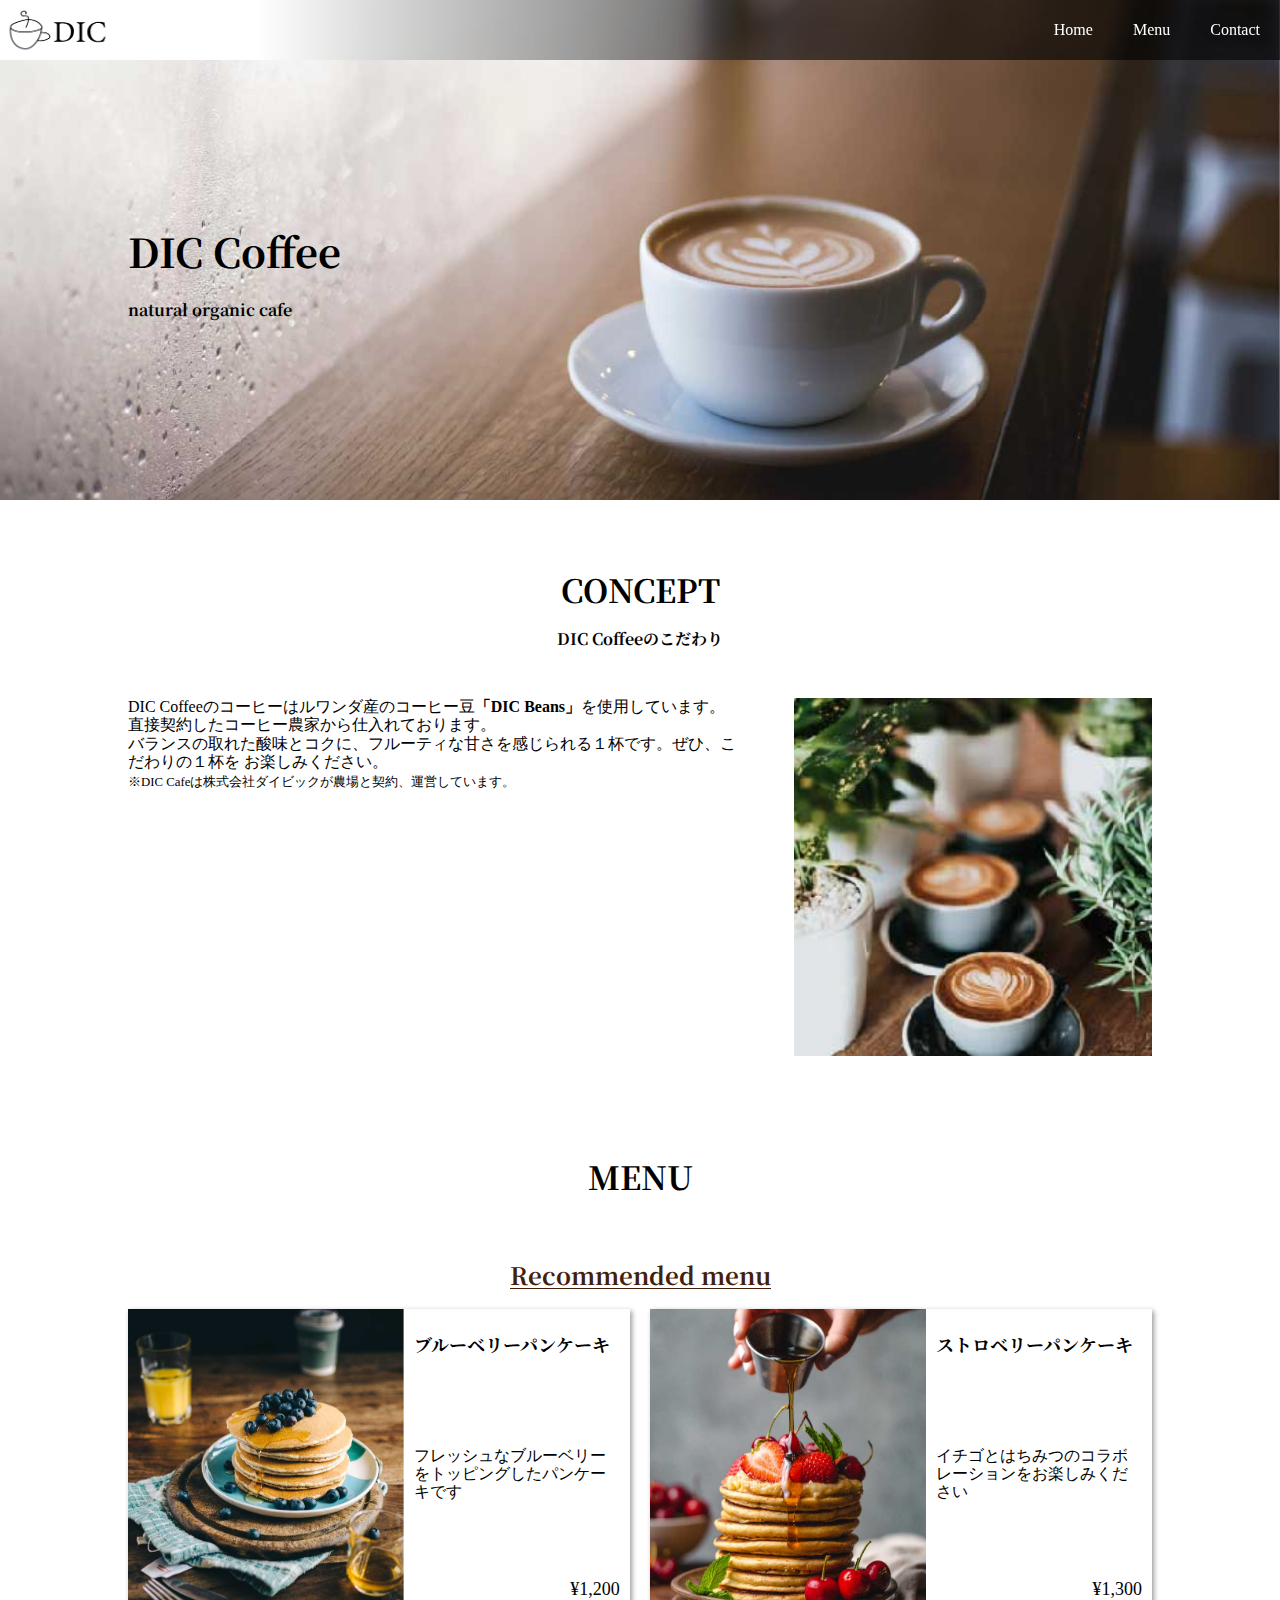
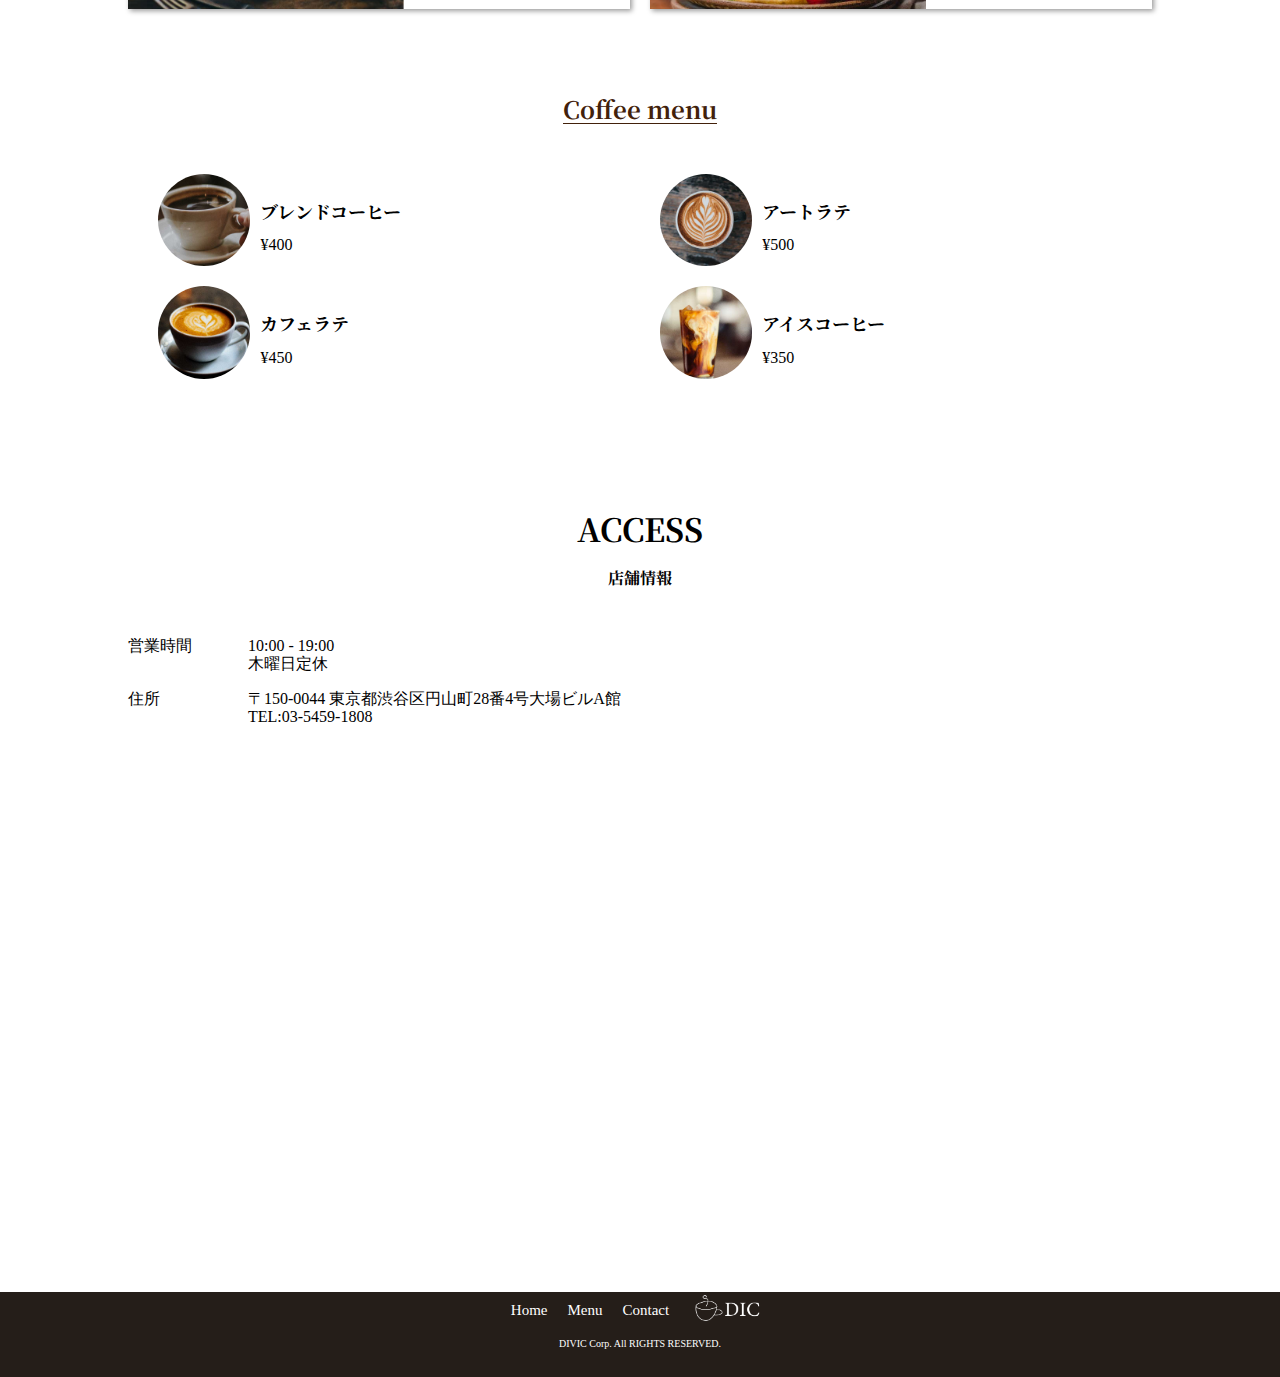
<file: index.html>
<!DOCTYPE html>
<html lang="ja">

  <head>
    <meta charset="utf-8">
    <title>DIC cafe</title>
    <link href="css/normalize.css" rel="stylesheet">
    <link href="css/main.css" rel="stylesheet">
    <link href="https://fonts.googleapis.com/css2?family=Noto+Serif+JP:wght@400;700&display=swap" rel="stylesheet">
  </head>

  <body>
    <header>
      <nav class="header_nav">
        <a href="index.html" class="logo"><img src="images/sample_logo_k.png"></a>
        <ul class="global_nav">
          <a href="index.html" class="global_nav_item">
            <li>Home</li>
          </a>
          <a href="#menu" class="global_nav_item">
            <li>Menu</li>
          </a>
          <a href="contact.html" class="global_nav_item">
            <li>Contact</li>
          </a>
        </ul>
      </nav>
      <div class="key section_inner">
        <h1>DIC Coffee</h1>
        <p>natural organic cafe</p>
      </div>
    </header>
    <section>
      <article class="section_inner">
        <div class="section_title">
          <h1>CONCEPT</h1>
          <p>DIC Coffeeのこだわり</p>
        </div>
        <div class="concept_inner">
        <p class="concept_content">
          DIC Coffeeのコーヒーはルワンダ産のコーヒー豆<strong>「DIC Beans」</strong>を使用しています。<br>
          直接契約したコーヒー農家から仕入れております。<br>
          バランスの取れた酸味とコクに、フルーティな甘さを感じられる１杯です。ぜひ、こだわりの１杯を
          お楽しみください。<br>
          <small>※DIC Cafeは株式会社ダイビックが農場と契約、運営しています。</small>
        </p>
        <img src="images/sample_concept.jpg" class="concept_image">
        </div>
      </article>
      <article class="section_inner menu_section">
        <div class="section_title">
        <h1>MENU</h1>
        </div>
        <section>
          <div class="center">
            <h1 class="menu_title">Recommended menu</h1>
          </div>
          <ul class="menu_list menu_list_recommended">
            <li class="menu_item">
              <div class="menu_item_content">
               <h2 class="menu_item_title">ブルーベリーパンケーキ</h2>
               <p>フレッシュなブルーベリーをトッピングしたパンケーキです</p>
               <p class="menu_item_price">¥1,200</p>
             </div>
              <img src="images/sample_pancake1.jpg" class="menu_item_image
              ">
            </li>
            <li class="menu_item">
              <div class="menu_item_content">
              <h2 class="menu_item_title">ストロベリーパンケーキ</h2>
              <p>イチゴとはちみつのコラボレーションをお楽しみください</p>
              <p class="menu_item_price">¥1,300</p>
            </div>
              <img src="images/sample_pancake2.jpg" class="menu_item_image">
            </li>
          </ul>
        </section>
        <section>
          <div class="center">
            <h1 class="menu_title">Coffee menu</h1>
          </div>
          <ul class="menu_list coffee_menu">
            <li class="caffee_menu_list_item">
             <div class="caffee_menu_content">
              <h2 class="menu_item_title">ブレンドコーヒー</h2>
              <p class="caffee_menu_price">¥400</p>
             </div>
              <img src="images/sample_cafe1.jpg" class="caffee_menu_image">
            </li>
            <li class="caffee_menu_list_item">
             <div class="caffee_menu_content">
               <h2 class="menu_item_title">アートラテ</h2>
               <p class="caffee_menu_price">¥500</p>
             </div>
              <img src="images/sample_cafe2.jpg" class="caffee_menu_image">
            </li>
            <li class="caffee_menu_list_item">
              <div class="caffee_menu_content">
               <h2 class="menu_item_title">カフェラテ</h2>
               <p class="caffee_menu_price">¥450</p>
              </div>
              <img src="images/sample_cafe3.jpg" class="caffee_menu_image">
            </li>
           <li class="caffee_menu_list_item">
            <div class="caffee_menu_content">
              <h2 class="menu_item_title">アイスコーヒー</h2>
              <p class="caffee_menu_price">¥350</p>
            </div>
            <img src="images/sample_cafe4.jpg" class="caffee_menu_image">
           </li>
          </ul>
        </section>
      </article>           
     
 
      <article class="section_inner">
        <div class="section_title">
          <h1>ACCESS</h1>
          <p>店舗情報</p>
        </div>
        <dl class="info">
          <dt class="info_title">営業時間</dt>
          <dd>10:00 - 19:00<br>木曜日定休</dd>
        </dl>
        <dl class="info">
          <dt class="info_title">住所</dt>
          <dd>
            〒150-0044 東京都渋谷区円山町28番4号大場ビルA館<br>
            TEL:03-5459-1808
          </dd>
        </dl>
        <div class="frame_area">
         <iframe
          src="https://www.google.com/maps/embed?pb=!1m18!1m12!1m3!1d3241.8625569899887!2d139.6922821152582!3d35.65575778020021!2m3!1f0!2f0!3f0!3m2!1i1024!2i768!4f13.1!3m3!1m2!1s0x60188b55bb707eff%3A0x5f04575eb7aca63e!2z44CSMTUwLTAwNDQg5p2x5Lqs6YO95riL6LC35Yy65YaG5bGx55S677yS77yY4oiS77yUIE9iYSBCbGQuIEHppKg!5e0!3m2!1sja!2sjp!4v1589613763992!5m2!1sja!2sjp"
          width="600" height="450" frameborder="0" style="border:0;" allowfullscreen="" aria-hidden="false"
          tabindex="0"></iframe>
        </div>
      </article>
    </section>
    <footer class="footer">
      <nav>
        <ul class="footer_nav">
          <a href="index.html" class="footer_nav_item">
            <li>Home</li>
          </a>
          <a href="#menu" class="footer_nav_item">
            <li>Menu</li>
          </a>
          <a href="contact.html" class="footer_nav_item">
            <li>Contact</li>
          </a>
          <a href="index.html" class="footer_nav_item">
            <li>
              <img src="images/sample_logo_w.png" class="footer_logo">
            </li>
          </a>
        </ul>
      </nav>
      <p class="footer_right"> DIVIC Corp. All RIGHTS RESERVED.</p>
    </footer>
  </body>

</html>
</file>
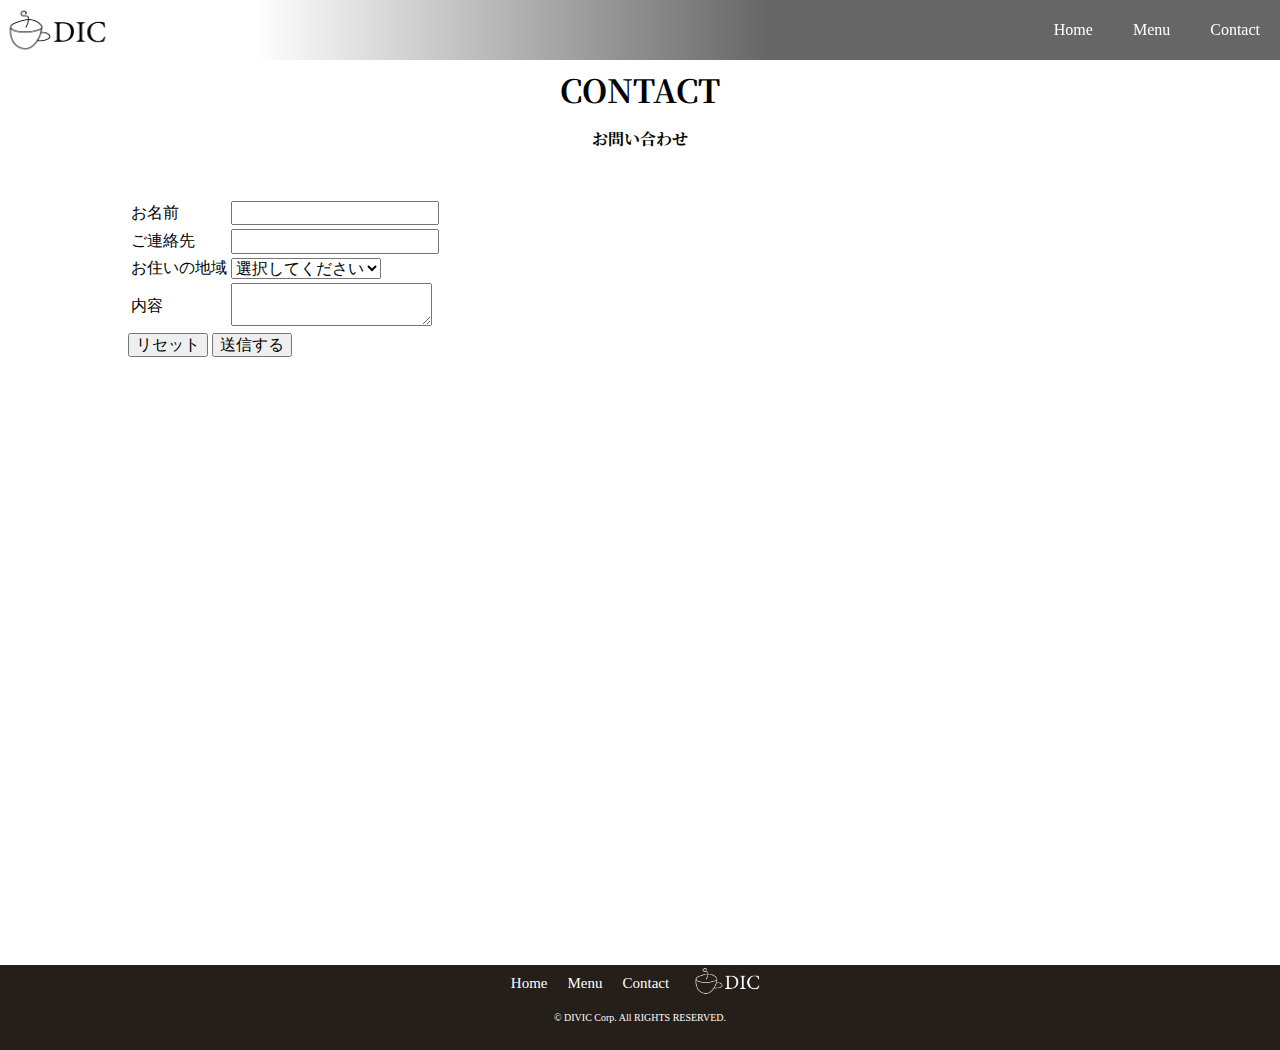
<file: contect.html>
<!DOCTYPE html>
<html>
  <head>
    <meta charset="utf-8">
    <title>DIC cafe</title>
    <link href="css/normalize.css" rel="stylesheet">
    <link href="css/main.css" rel="stylesheet">
    <link href="https://fonts.googleapis.com/css2?family=Noto+Serif+JP:wght@400;700&display=swap" rel="stylesheet">
  </head>
  <body>
    <header>
      <nav class="header_nav">
        <a href="index.html" class="logo"><img src="images/sample_logo_k.png"></a>
        <ul class="global_nav">
          <a href="index.html" class="global_nav_item"><li>Home</li></a>
          <a href="#" class="global_nav_item"><li>Menu</li></a>
          <a href="contact.html" class="global_nav_item"><li>Contact</li></a>
        </ul>
      </nav>
    </header>
    <section class="section_inner">
      <div class="section_title">
        <h1>CONTACT</h1>
        <p>お問い合わせ</p>
      </div>
      <form action="#" method="POST">
        <table>
          <tr>
            <td><label for="name">お名前</label></td>
            <td ><input type="text" name="name" id="name"></td>
          </tr>
          <tr>
            <td><label for="phonenumber">ご連絡先</label></td>
            <td><input type="tel" name="phonenumber" id="phonenumber"></td>
          </tr>
          <tr>
            <td><label for="region">お住いの地域</label></td>
            <td>
              <select id="region">
                <option value="0">選択してください</option>
                <option value="1">北海道</option>
                <option value="2">東北</option>
                <option value="3">関東</option>
                <option value="4">中部</option>
                <option value="5">近畿</option>
                <option value="6">中国・四国</option>
                <option value="7">九州</option>
              </select>
            </td>
          </tr>
          <tr>
            <td><label for="content">内容</label></td>
            <td><textarea name="content" id="content"></textarea></td>
          </tr>
        </table>
          <button type="reset">リセット</button>
          <button type="submit">送信する</button>
      </form> 
    </section>
    <footer class="footer">
      <nav>
        <ul class="footer_nav">
          <a href="index.html" class="footer_nav_item">
            <li>Home</li>
          </a>
          <a href="blueberry_pancakes.html" class="footer_nav_item">
            <li>Menu</li>
          </a>
          <a href="contact.html" class="footer_nav_item">
            <li>Contact</li>
          </a>
          <a href="index.html" class="footer_nav_item">
            <li>
              <img src="images/sample_logo_w.png" class="footer_logo">
            </li>
          </a>
        </ul>
      </nav>
      <p class="footer_right">© DIVIC Corp. All RIGHTS RESERVED.</p>
    </footer>
  </body>
</html>
</file>
<file: css/main.css>
@charset "utf-8";
html {
  height: 100%;
}
body {
  position: relative;
  padding-bottom: 75px;
  min-height: 100%;
}
li {
  list-style: none;
}
p, ul {
  margin: 0;
  padding: 0;
}
div,li {
  box-sizing: border-box;
}
.header_nav {
  background: linear-gradient(90deg, #fff 20%, rgba(0,0,0,.6) 60%);
  display: flex;
  height: 60px;
  justify-content: space-between;
  align-items: stretch;
  position: fixed;
  top: 0;
  width: 100%;
}
.global_nav_item {
  color: #fff;
  text-decoration: none;
  display: flex;
  align-items: center;
  padding: 0 20px;
}
.global_nav_item:hover {
  background: #fff;
  color: #42210b;
}
.global_nav {
  display: flex;
  align-items: stretch;
}
.logo {
  width: 120px;
  display: flex;
  align-items: center;
}
.logo img{
  width: 100%;
}
.section_inner {
  padding: 50px 10% 30px;
}
.key {
  height: 500px;
  background: center / cover no-repeat url("../images/sample_key.jpg");
  font-family: 'Noto Serif JP', serif;
  font-weight: bold;
  justify-content: center;
  display: flex;
  flex-direction: column;
}
.key h1{
  font-size: 2.5rem;
}
.section_title {
  font-family: 'Noto Serif JP', serif;
  font-weight: bold;
  text-align: center;
  margin-bottom: 50px;

}
.menu_title {
  display: inline-block;
  font-family: 'Noto Serif JP', serif;
  font-size: 1.5rem;
  color: #42210b;
  border-bottom: solid #42210b 1px;
  margin-bottom: 20px;
}
.center {
  text-align: center;
}
  .caffee_menu_image {
  width: 20%;
  border-radius: 50%;
}
.concept_image {
 width: 35%;
}

.concept_content{
  width: 60%;
}
.concept_inner{
  display: flex;
  justify-content: space-between;
}
.menu_section{
  background: url(../images/sample_menu_bg.jpg) no-repeat bottom;
  background-size: 100%;
  background-attachment: fixed;
}
.menu_item{
  width: 49%;
  display: flex;
  flex-direction: row-reverse;
  box-shadow: 2px 2px 5px rgba(0,0,0,0.4);
  margin-bottom: 20px;
}
.menu_item_content{
  width: 45%;
  padding: 10px;
  display: flex;
  flex-direction: column;
  justify-content: space-between;
  background: #fff;
}
.menu_list{
  display: flex;
  justify-content: space-between;
  flex-wrap: wrap;
}
.menu_list_recommended{
  padding-bottom: 50px;
}
.menu_item_title{
  font-size: 18px;
  font-family:'Noto Serif JP', serif;
}
.menu_item_price{
  font-size: 18px;
  text-align: right;
}
.menu_item_image{
  width: 55%;
  object-fit: cover;
  height: 300px;
}
.coffee_menu{
  background: #fff;
  padding: 20px;
}
.caffee_menu_list_item{
  width: 49%;
  display: flex;
  flex-direction: row-reverse;
  align-items: center;
  padding: 10px;
}
.caffee_menu_content{
  width: 80%;
  padding: 10px;
}
.info{
  display: flex;
}
.info_title{
  width: 80px;
}
.frame_area{
  position: relative;
  width: 100%;
}
.footer{
width: 100%;
background: #251e19;
position: absolute;
bottom: -75px;
padding-bottom: 10px;
height: 75px;
}
.footer_nav{
display: flex;
justify-content: center;
margin-bottom: 10px;
}
.footer_nav_item{
  padding: 0 10px;
  display:  flex;
  flex-direction: column;
  justify-content: center;
  color: white;
  text-decoration: none;
  font-size: 15px;
}
.footer_logo{
  width: 80px;
}
.footer_right{
  color:white;
  text-align: center;
  font-size: 10px;
}
</file>
